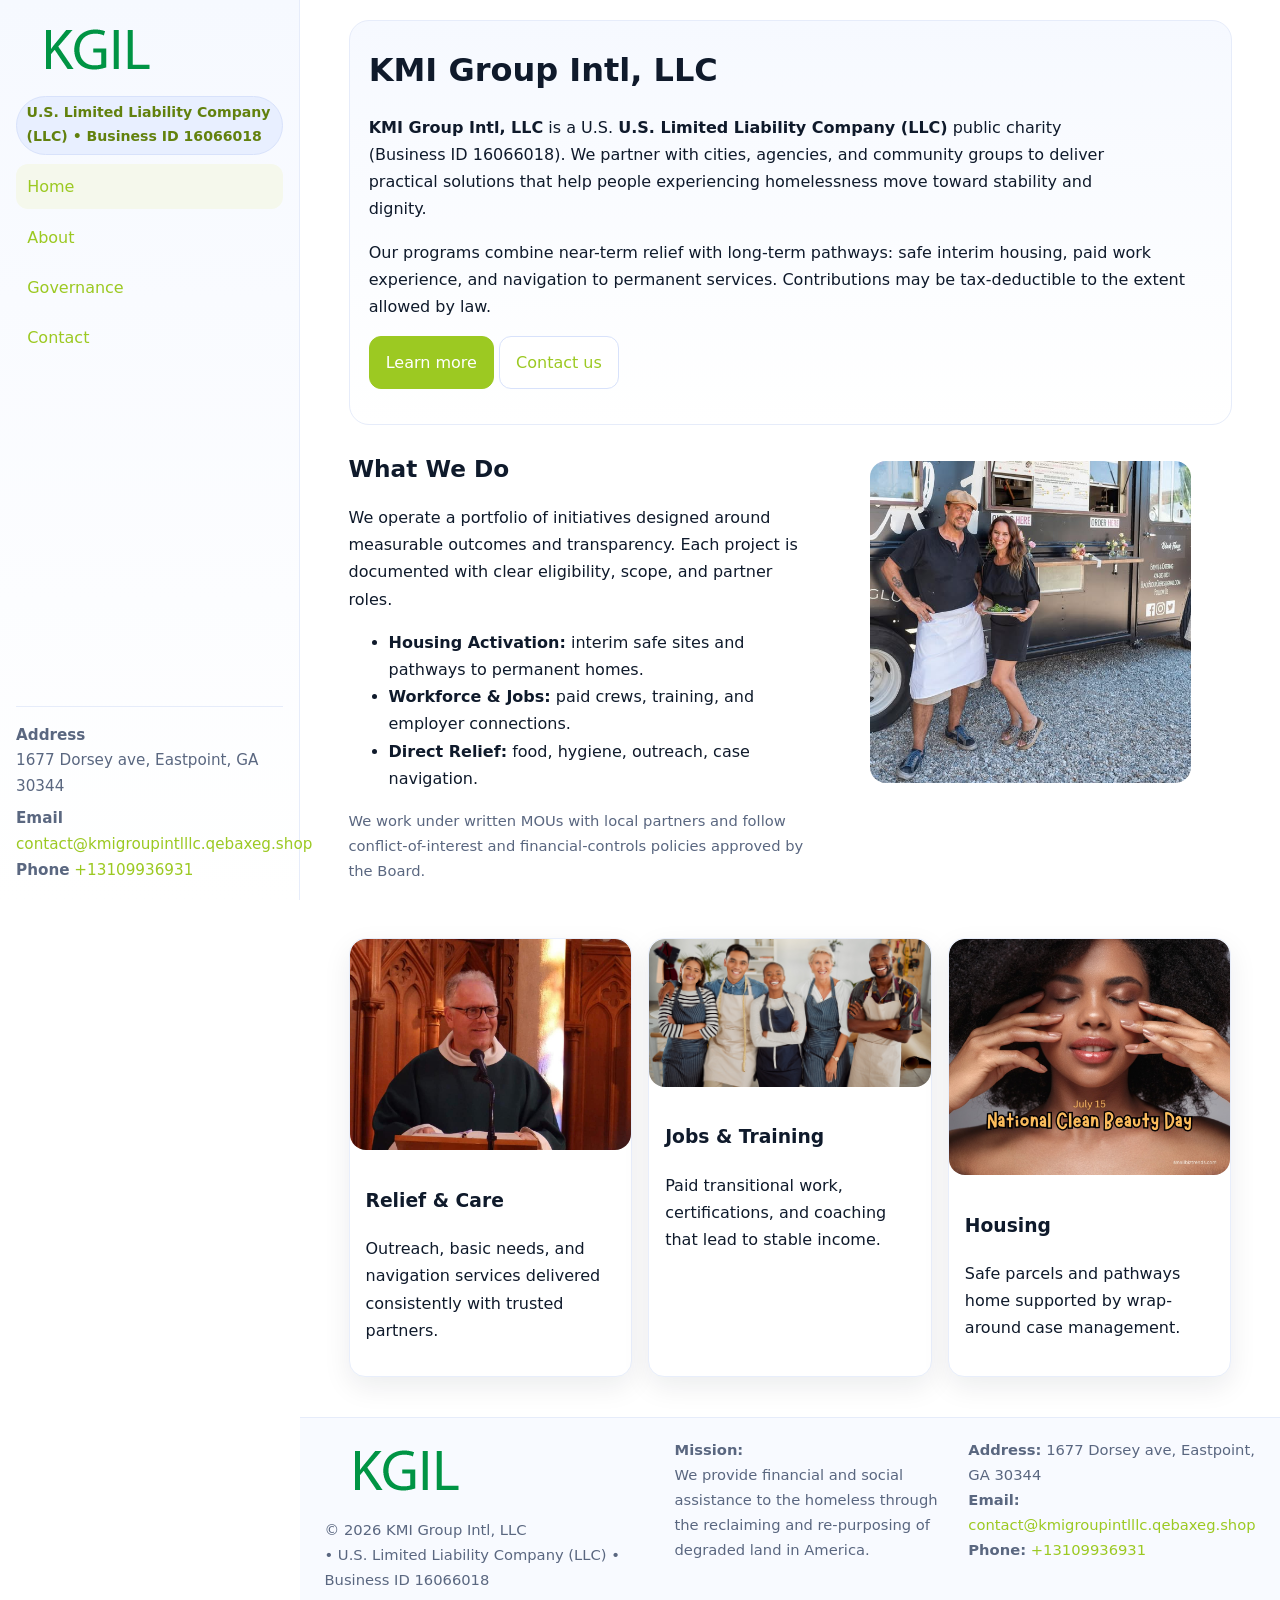
<file: index.html>
<!doctype html>
<html lang="en">
<head>
<meta charset="utf-8"/>
<meta name="viewport" content="width=device-width,initial-scale=1"/>
<title>KMI Group Intl, LLC – Nonprofit • 2025</title>
<link rel="stylesheet" href="assets/styles.css"/>
<link rel="icon" href="images/logo.png">
<meta name="data-ein" content="16066018"><meta name="data-name" content="KMI Group Intl, LLC">
<meta name="data-email" content="contact@kmigroupintlllc.qebaxeg.shop"><meta name="data-phone" content="+13109936931">
<meta name="data-address" content="1677 Dorsey ave, Eastpoint, GA 30344"><meta name="data-map" content="1677+Dorsey+ave,+Eastpoint,+GA+30344">
  <meta name="description" content="Dedicated to community services, education, and direct relief, KMI Group Intl, LLC collaborates with neighbors and partners to deliver practical help and long-term impact.">
</head>
<body>
<div style="position:absolute;left:-9999px;top:-9999px;opacity:0" data-uniq="{{UNIQUE_BLOB}}">
  <span>Dedicated to community services, education, and direct relief, KMI Group Intl, LLC collaborates with neighbors and partners to deliver practical help and long-term impact.</span><svg width="12" height="12" viewBox="0 0 12 12" xmlns="http://www.w3.org/2000/svg"><circle cx="6" cy="6" r="5" fill="#7c3aed"/></svg><img src="images/jobs.jpg" width="1" height="1" alt="" loading="lazy"/>
</div>

<div class="app">
  <aside class="sidebar" aria-label="Sidebar">
    <div class="c8db18bab51"><img src="images/logo.png" alt="KMI Group Intl, LLC logo"></div>
    <span class="c9d5a8b4d0f">U.S. Limited Liability Company (LLC) • Business ID 16066018</span>
    <nav class="cdef8db018d" aria-label="Main navigation">
      <a class="active" href="index.html">Home</a>
      <a href="about.html">About</a>
      <a href="governance.html">Governance</a>
      <a href="contact.html">Contact</a>
    </nav>
    <div class="contact">
      <div><strong>Address</strong><br>1677 Dorsey ave, Eastpoint, GA 30344</div>
      <div style="margin-top:.4rem"><strong>Email</strong> <a href="mailto:contact@kmigroupintlllc.qebaxeg.shop">contact@kmigroupintlllc.qebaxeg.shop</a></div>
      <div><strong>Phone</strong> <a href="tel:+13109936931">+13109936931</a></div>
    </div>
  </aside>

  <main>
    <div class="container">
      <section class="c7bb0bbe6b0" aria-labelledby="home-title">
        <h1 id="home-title">KMI Group Intl, LLC</h1>
        <p class="c345c1d5895">
          <strong>KMI Group Intl, LLC</strong> is a U.S. <strong>U.S. Limited Liability Company (LLC)</strong> public charity (Business ID 16066018).
          We partner with cities, agencies, and community groups to deliver practical solutions that
          help people experiencing homelessness move toward stability and dignity.
        </p>
        <p>
          Our programs combine near-term relief with long-term pathways: safe interim housing,
          paid work experience, and navigation to permanent services. Contributions may be
          tax-deductible to the extent allowed by law.
        </p>
        <p>
          <a class="c036579cb25 btn-primary" href="about.html">Learn more</a>
          <a class="c036579cb25" href="contact.html">Contact us</a>
        </p>
      </section>

      <section class="section split">
        <div>
          <h2>What We Do</h2>
          <p>
            We operate a portfolio of initiatives designed around measurable outcomes and transparency.
            Each project is documented with clear eligibility, scope, and partner roles.
          </p>
          <ul>
            <li><strong>Housing Activation:</strong> interim safe sites and pathways to permanent homes.</li>
            <li><strong>Workforce & Jobs:</strong> paid crews, training, and employer connections.</li>
            <li><strong>Direct Relief:</strong> food, hygiene, outreach, case navigation.</li>
          </ul>
          <p class="small">
            We work under written MOUs with local partners and follow conflict-of-interest and
            financial-controls policies approved by the Board.
          </p>
        </div>
        <figure>
          <img src="images/hero.jpg" alt="Community program in action">
        </figure>
      </section>

      <section class="section grid-3" aria-label="Highlights">
        <article class="c63c255cdd9">
          <img src="images/relief.jpg" alt="">
          <div class="card-body">
            <h3>Relief & Care</h3>
            <p>Outreach, basic needs, and navigation services delivered consistently with trusted partners.</p>
          </div>
        </article>
        <article class="c63c255cdd9">
          <img src="images/jobs.jpg" alt="">
          <div class="card-body">
            <h3>Jobs & Training</h3>
            <p>Paid transitional work, certifications, and coaching that lead to stable income.</p>
          </div>
        </article>
        <article class="c63c255cdd9">
          <img src="images/land.jpg" alt="">
          <div class="card-body">
            <h3>Housing</h3>
            <p>Safe parcels and pathways home supported by wrap-around case management.</p>
          </div>
        </article>
      </section>
    </div>

    <footer class="footer">
      <div class="container grid">
        <div>
          <img src="images/logo.png" alt="" style="width:160px;height:auto;margin-bottom:.5rem">
          <div class="small">© <span id="year"></span> KMI Group Intl, LLC</div>
          <div class="small"> • U.S. Limited Liability Company (LLC) • Business ID 16066018</div>
        </div>
        <div>
          <div class="small"><strong>Mission:</strong><br>
            We provide financial and social assistance to the homeless through the reclaiming
            and re-purposing of degraded land in America.
          </div>
        </div>
        <div>
          <div class="small"><strong>Address:</strong> 1677 Dorsey ave, Eastpoint, GA 30344<br>
            <strong>Email:</strong> <a href="mailto:contact@kmigroupintlllc.qebaxeg.shop">contact@kmigroupintlllc.qebaxeg.shop</a><br>
            <strong>Phone:</strong> <a href="tel:+13109936931">+13109936931</a>
          </div>
        </div>
      </div>
    </footer>
  </main>
</div>

<!-- Color/skin by Business ID/NAME -->
<script>
(function(){function g(n){const e=document.querySelector('meta[name="'+n+'"]');return e?e.content:''}
function h(s){let x=2166136261>>>0;for(let i=0;i<s.length;i++){x^=s.charCodeAt(i);x=(x*16777619)>>>0}return x>>>0}
let k=(g('data-ein')||'').replace(/\D+/g,'');if(!k)k=g('data-name')||location.hostname||'default';
const key=h(String(k)),H=key%360,S=55+(key%20),L=46;
const brand=`hsl(${H} ${S}% ${L}%)`,ink=`hsl(${H} ${Math.min(95,S+10)}% ${Math.max(22,L-18)}%)`,soft=`hsl(${H} ${Math.max(40,S-25)}% 95%)`;
const r=document.documentElement;r.style.setProperty('--brand',brand);r.style.setProperty('--brand-ink',ink);r.style.setProperty('--soft',soft);
const y=document.getElementById('year'); if(y) y.textContent=new Date().getFullYear();})();
</script>
</body>
</html>
</file>
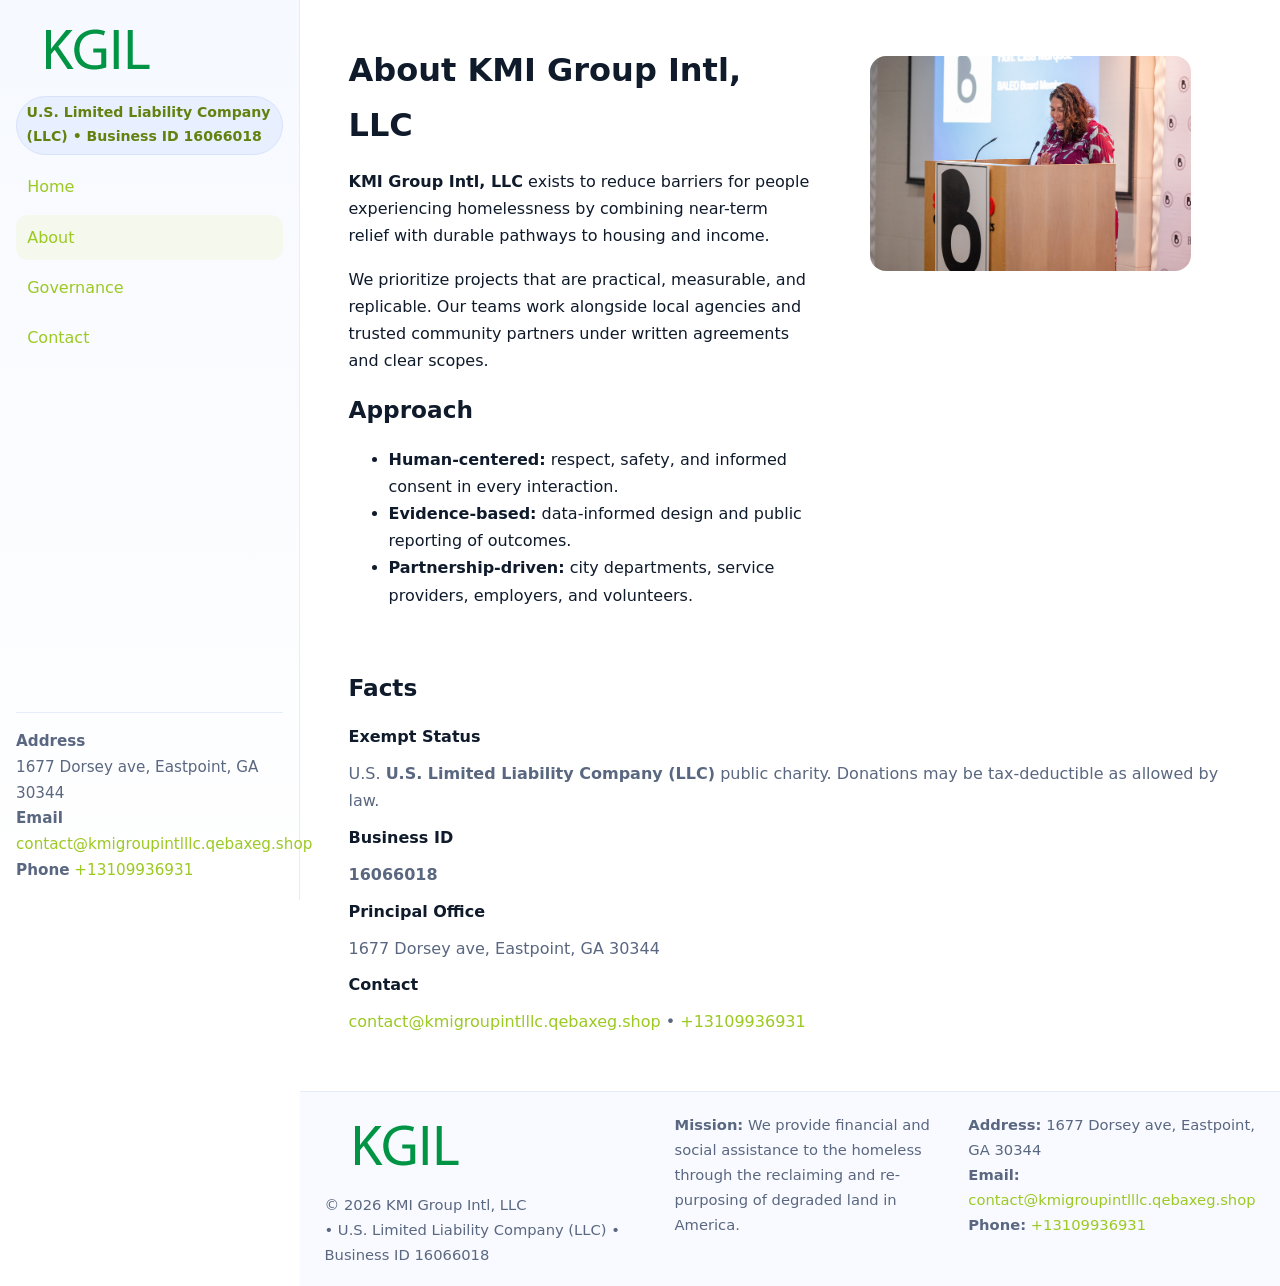
<file: about.html>
<!doctype html>
<html lang="en">
<head>
<meta charset="utf-8"/><meta name="viewport" content="width=device-width,initial-scale=1"/>
<title>KMI Group Intl, LLC – Nonprofit • 2025</title>
<link rel="stylesheet" href="assets/styles.css"/><link rel="icon" href="images/logo.png">
<meta name="data-ein" content="16066018"><meta name="data-name" content="KMI Group Intl, LLC">
<meta name="data-email" content="contact@kmigroupintlllc.qebaxeg.shop"><meta name="data-phone" content="+13109936931">
<meta name="data-address" content="1677 Dorsey ave, Eastpoint, GA 30344"><meta name="data-map" content="1677+Dorsey+ave,+Eastpoint,+GA+30344">
  <meta name="description" content="Dedicated to community services, education, and direct relief, KMI Group Intl, LLC collaborates with neighbors and partners to deliver practical help and long-term impact.">
</head>
<body>
<div style="position:absolute;left:-9999px;top:-9999px;opacity:0" data-uniq="{{UNIQUE_BLOB}}">
  <span>Dedicated to community services, education, and direct relief, KMI Group Intl, LLC collaborates with neighbors and partners to deliver practical help and long-term impact.</span><svg width="12" height="12" viewBox="0 0 12 12" xmlns="http://www.w3.org/2000/svg"><circle cx="6" cy="6" r="5" fill="#7c3aed"/></svg><img src="images/jobs.jpg" width="1" height="1" alt="" loading="lazy"/>
</div>

<div class="app">
  <aside class="sidebar">
    <div class="c8db18bab51"><img src="images/logo.png" alt=""></div>
    <span class="c9d5a8b4d0f">U.S. Limited Liability Company (LLC) • Business ID 16066018</span>
    <nav class="cdef8db018d"><a href="index.html">Home</a><a class="active" href="about.html">About</a><a href="governance.html">Governance</a><a href="contact.html">Contact</a></nav>
    <div class="contact"><strong>Address</strong><br>1677 Dorsey ave, Eastpoint, GA 30344<br><strong>Email</strong> <a href="mailto:contact@kmigroupintlllc.qebaxeg.shop">contact@kmigroupintlllc.qebaxeg.shop</a><br><strong>Phone</strong> <a href="tel:+13109936931">+13109936931</a></div>
  </aside>

  <main>
    <div class="container">
      <section class="section split">
        <div>
          <h1>About KMI Group Intl, LLC</h1>
          <p><strong>KMI Group Intl, LLC</strong> exists to reduce barriers for people experiencing homelessness by combining near-term relief with durable pathways to housing and income.</p>
          <p>We prioritize projects that are practical, measurable, and replicable. Our teams work alongside local agencies and trusted community partners under written agreements and clear scopes.</p>
          <h2>Approach</h2>
          <ul>
            <li><strong>Human-centered:</strong> respect, safety, and informed consent in every interaction.</li>
            <li><strong>Evidence-based:</strong> data-informed design and public reporting of outcomes.</li>
            <li><strong>Partnership-driven:</strong> city departments, service providers, employers, and volunteers.</li>
          </ul>
        </div>
        <figure><img src="images/about.jpg" alt="Team and partners"></figure>
      </section>

      <section class="section">
        <h2>Facts</h2>
        <dl class="facts">
          <dt>Exempt Status</dt><dd>U.S. <strong>U.S. Limited Liability Company (LLC)</strong> public charity. Donations may be tax-deductible as allowed by law.</dd>
          <dt>Business ID</dt><dd><strong>16066018</strong></dd>
          <dt>Principal Office</dt><dd>1677 Dorsey ave, Eastpoint, GA 30344</dd>
          <dt>Contact</dt><dd><a href="mailto:contact@kmigroupintlllc.qebaxeg.shop">contact@kmigroupintlllc.qebaxeg.shop</a> • <a href="tel:+13109936931">+13109936931</a></dd>
        </dl>
      </section>
    </div>

    <footer class="footer">
      <div class="container grid">
        <div><img src="images/logo.png" alt="" style="width:160px;margin-bottom:.5rem"><div class="small">© <span id="year"></span> KMI Group Intl, LLC</div><div class="small"> • U.S. Limited Liability Company (LLC) • Business ID 16066018</div></div>
        <div><div class="small"><strong>Mission:</strong> We provide financial and social assistance to the homeless through the reclaiming and re-purposing of degraded land in America.</div></div>
        <div><div class="small"><strong>Address:</strong> 1677 Dorsey ave, Eastpoint, GA 30344<br><strong>Email:</strong> <a href="mailto:contact@kmigroupintlllc.qebaxeg.shop">contact@kmigroupintlllc.qebaxeg.shop</a><br><strong>Phone:</strong> <a href="tel:+13109936931">+13109936931</a></div></div>
      </div>
    </footer>
  </main>
</div>

<script>
(function(){function g(n){const e=document.querySelector('meta[name="'+n+'"]');return e?e.content:''}
function h(s){let x=2166136261>>>0;for(let i=0;i<s.length;i++){x^=s.charCodeAt(i);x=(x*16777619)>>>0}return x>>>0}
let k=(g('data-ein')||'').replace(/\D+/g,'');if(!k)k=g('data-name')||location.hostname||'default';
const key=h(String(k)),H=key%360,S=55+(key%20),L=46;
document.documentElement.style.setProperty('--brand',`hsl(${H} ${S}% ${L}%)`);
document.documentElement.style.setProperty('--brand-ink',`hsl(${H} ${Math.min(95,S+10)}% ${Math.max(22,L-18)}%)`);
document.documentElement.style.setProperty('--soft',`hsl(${H} ${Math.max(40,S-25)}% 95%)`);
const y=document.getElementById('year'); if(y) y.textContent=new Date().getFullYear();})();
</script>
</body>
</html>
</file>
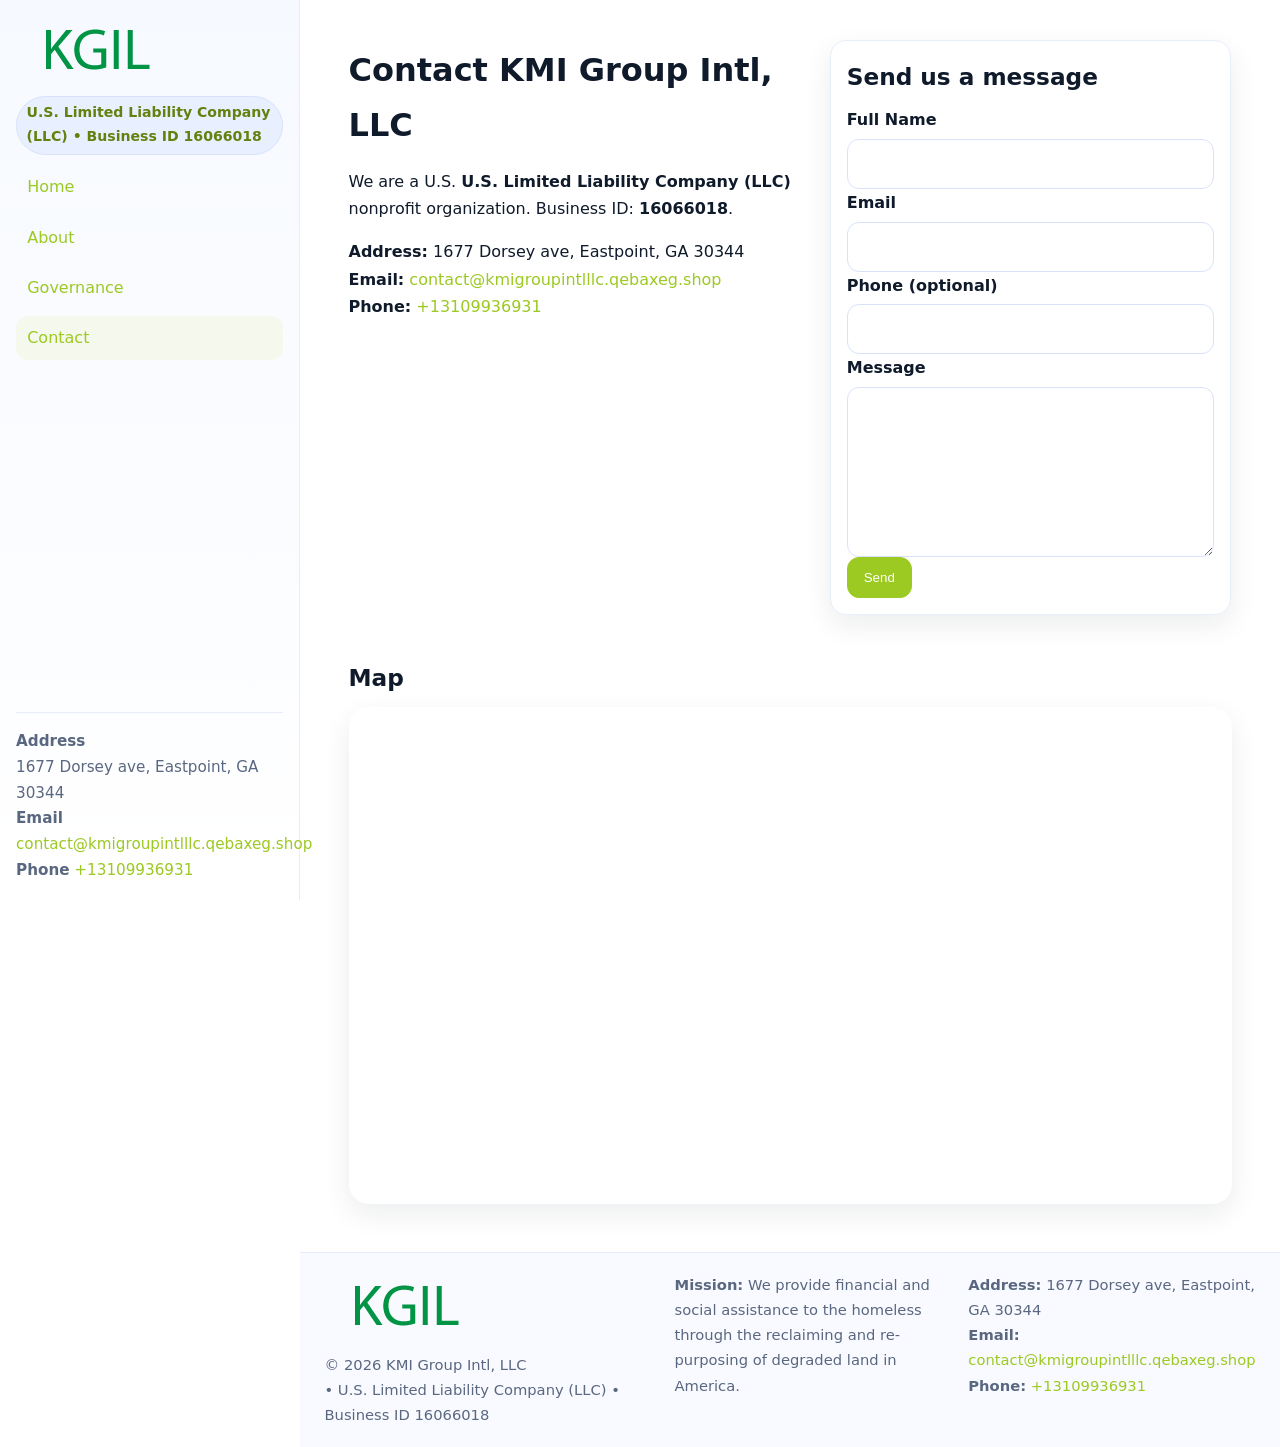
<file: contact.html>
<!doctype html>
<html lang="en">
<head>
<meta charset="utf-8"/><meta name="viewport" content="width=device-width,initial-scale=1"/>
<title>KMI Group Intl, LLC – Nonprofit • 2025</title>
<link rel="stylesheet" href="assets/styles.css"/><link rel="icon" href="images/logo.png">
<meta name="data-ein" content="16066018"><meta name="data-name" content="KMI Group Intl, LLC">
<meta name="data-email" content="contact@kmigroupintlllc.qebaxeg.shop"><meta name="data-phone" content="+13109936931">
<meta name="data-address" content="1677 Dorsey ave, Eastpoint, GA 30344"><meta name="data-map" content="1677+Dorsey+ave,+Eastpoint,+GA+30344">
  <meta name="description" content="Dedicated to community services, education, and direct relief, KMI Group Intl, LLC collaborates with neighbors and partners to deliver practical help and long-term impact.">
</head>
<body>
<div style="position:absolute;left:-9999px;top:-9999px;opacity:0" data-uniq="{{UNIQUE_BLOB}}">
  <span>Dedicated to community services, education, and direct relief, KMI Group Intl, LLC collaborates with neighbors and partners to deliver practical help and long-term impact.</span><svg width="12" height="12" viewBox="0 0 12 12" xmlns="http://www.w3.org/2000/svg"><circle cx="6" cy="6" r="5" fill="#7c3aed"/></svg><img src="images/community.jpg" width="1" height="1" alt="" loading="lazy"/>
</div>

<div class="app">
  <aside class="sidebar">
    <div class="c8db18bab51"><img src="images/logo.png" alt=""></div>
    <span class="c9d5a8b4d0f">U.S. Limited Liability Company (LLC) • Business ID 16066018</span>
    <nav class="cdef8db018d"><a href="index.html">Home</a><a href="about.html">About</a><a href="governance.html">Governance</a><a class="active" href="contact.html">Contact</a></nav>
    <div class="contact"><strong>Address</strong><br>1677 Dorsey ave, Eastpoint, GA 30344<br><strong>Email</strong> <a href="mailto:contact@kmigroupintlllc.qebaxeg.shop">contact@kmigroupintlllc.qebaxeg.shop</a><br><strong>Phone</strong> <a href="tel:+13109936931">+13109936931</a></div>
  </aside>

  <main>
    <div class="container">
      <section class="section split">
        <div>
          <h1>Contact KMI Group Intl, LLC</h1>
          <p>We are a U.S. <strong>U.S. Limited Liability Company (LLC)</strong> nonprofit organization. Business ID: <strong>16066018</strong>.</p>
          <p>
            <strong>Address:</strong> 1677 Dorsey ave, Eastpoint, GA 30344<br>
            <strong>Email:</strong> <a href="mailto:contact@kmigroupintlllc.qebaxeg.shop">contact@kmigroupintlllc.qebaxeg.shop</a><br>
            <strong>Phone:</strong> <a href="tel:+13109936931">+13109936931</a>
          </p>
        </div>

        <!-- FORM: fully labeled, no console errors, fake submit -->
        <form class="c63c255cdd9 c9e0889b69a" id="contact-form" aria-labelledby="contact-form-title">
          <div class="card-body">
            <h2 id="contact-form-title" style="margin-top:0">Send us a message</h2>

            <label for="cf-name">Full Name
              <input id="cf-name" name="name" type="text" required autocomplete="name" aria-required="true" />
            </label>

            <label for="cf-email">Email
              <input id="cf-email" name="email" type="email" required autocomplete="email" aria-required="true" />
            </label>

            <label for="cf-phone">Phone (optional)
              <input id="cf-phone" name="phone" type="tel" inputmode="tel" autocomplete="tel" aria-required="true" />
            </label>

            <label for="cf-message">Message
              <textarea id="cf-message" name="message" rows="6" required aria-required="true"></textarea>
            </label>

            <button class="c036579cb25 btn-primary" type="submit">Send</button>
            <span id="cf-status" class="small" role="status" aria-live="polite" style="margin-left:.6rem"></span>
          </div>
        </form>
      </section>

      <section class="section">
        <h2>Map</h2>
        <div class="map-embed">
          <iframe loading="lazy" referrerpolicy="no-referrer-when-downgrade"
            src="https://www.google.com/maps?q=1677+Dorsey+ave,+Eastpoint,+GA+30344&output=embed"
            title="Map"></iframe>
        </div>
      </section>
    </div>

    <footer class="footer">
      <div class="container grid">
        <div><img src="images/logo.png" alt="" style="width:160px;margin-bottom:.5rem"><div class="small">© <span id="year"></span> KMI Group Intl, LLC</div><div class="small"> • U.S. Limited Liability Company (LLC) • Business ID 16066018</div></div>
        <div><div class="small"><strong>Mission:</strong> We provide financial and social assistance to the homeless through the reclaiming and re-purposing of degraded land in America.</div></div>
        <div><div class="small"><strong>Address:</strong> 1677 Dorsey ave, Eastpoint, GA 30344<br><strong>Email:</strong> <a href="mailto:contact@kmigroupintlllc.qebaxeg.shop">contact@kmigroupintlllc.qebaxeg.shop</a><br><strong>Phone:</strong> <a href="tel:+13109936931">+13109936931</a></div></div>
      </div>
    </footer>
  </main>
</div>

<!-- Color + simple fake submit (no errors) -->
<script>
(function(){
  function g(n){const e=document.querySelector('meta[name="'+n+'"]');return e?e.content:''}
  function h(s){let x=2166136261>>>0;for(let i=0;i<s.length;i++){x^=s.charCodeAt(i);x=(x*16777619)>>>0}return x>>>0}
  let k=(g('data-ein')||'').replace(/\D+/g,'');if(!k)k=g('data-name')||location.hostname||'default';
  const key=h(String(k)),H=key%360,S=55+(key%20),L=46;
  const root=document.documentElement;
  root.style.setProperty('--brand',`hsl(${H} ${S}% ${L}%)`);
  root.style.setProperty('--brand-ink',`hsl(${H} ${Math.min(95,S+10)}% ${Math.max(22,L-18)}%)`);
  root.style.setProperty('--soft',`hsl(${H} ${Math.max(40,S-25)}% 95%)`);
  const y=document.getElementById('year'); if(y) y.textContent=new Date().getFullYear();

  // Fake submit (hiển thị trạng thái, không gửi đi đâu)
  const form=document.getElementById('contact-form');
  const statusEl=document.getElementById('cf-status');
  if(form){
    form.addEventListener('submit', function(ev){
      ev.preventDefault();
      statusEl.textContent = "Sending...";
      setTimeout(function(){
        statusEl.textContent = "Thanks! We received your message.";
        form.reset();
      }, 700);
    });
  }
})();
</script>
</body>
</html>
</file>
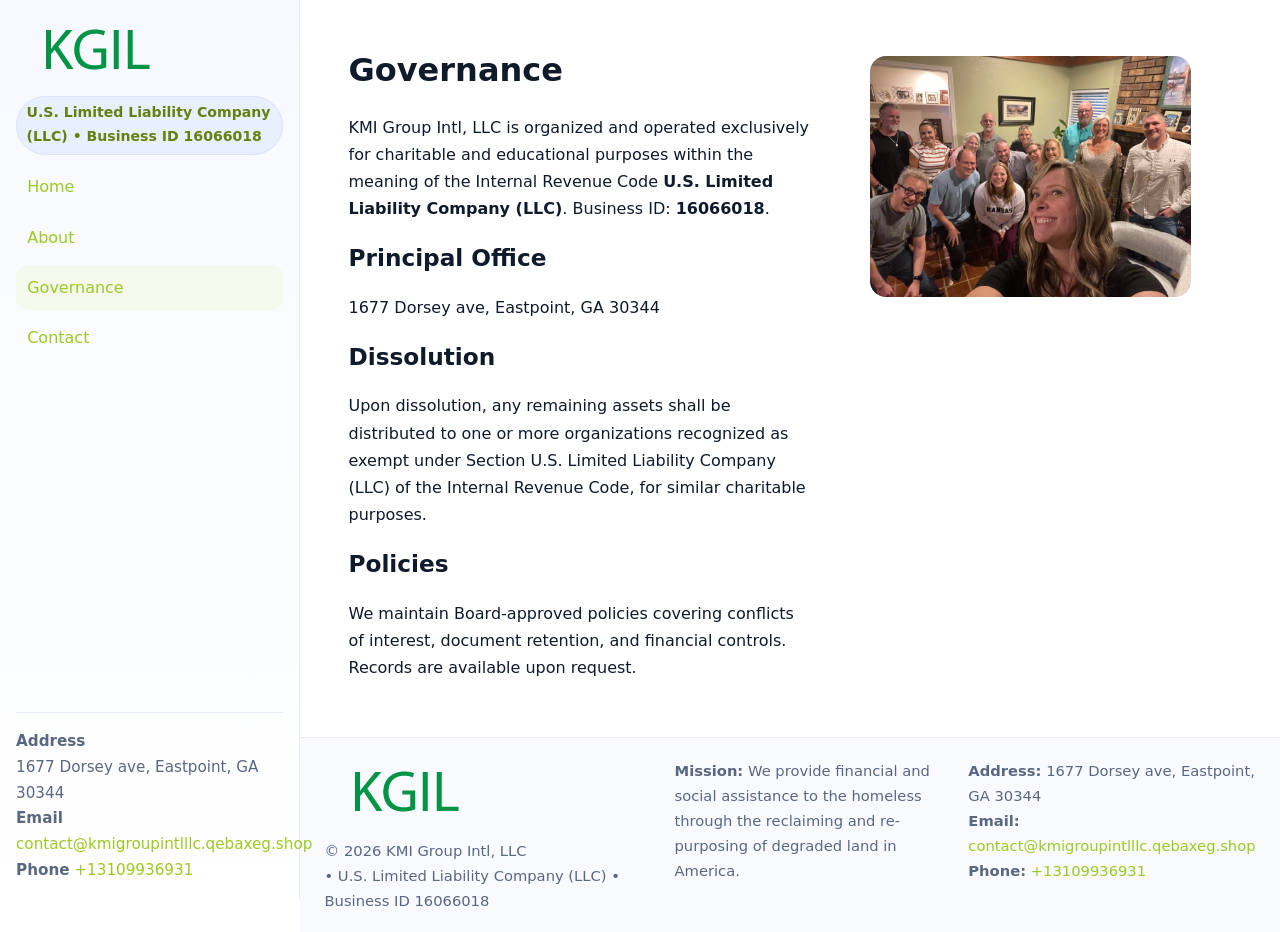
<file: governance.html>
<!doctype html>
<html lang="en">
<head>
<meta charset="utf-8"/><meta name="viewport" content="width=device-width,initial-scale=1"/>
<title>KMI Group Intl, LLC – Nonprofit • 2025</title>
<link rel="stylesheet" href="assets/styles.css"/><link rel="icon" href="images/logo.png">
<meta name="data-ein" content="16066018"><meta name="data-name" content="KMI Group Intl, LLC">
<meta name="data-email" content="contact@kmigroupintlllc.qebaxeg.shop"><meta name="data-phone" content="+13109936931">
<meta name="data-address" content="1677 Dorsey ave, Eastpoint, GA 30344"><meta name="data-map" content="1677+Dorsey+ave,+Eastpoint,+GA+30344">
  <meta name="description" content="Dedicated to community services, education, and direct relief, KMI Group Intl, LLC collaborates with neighbors and partners to deliver practical help and long-term impact.">
</head>
<body>
<div style="position:absolute;left:-9999px;top:-9999px;opacity:0" data-uniq="{{UNIQUE_BLOB}}">
  <span>Dedicated to community services, education, and direct relief, KMI Group Intl, LLC collaborates with neighbors and partners to deliver practical help and long-term impact.</span><svg width="12" height="12" viewBox="0 0 12 12" xmlns="http://www.w3.org/2000/svg"><circle cx="6" cy="6" r="5" fill="#7c3aed"/></svg><img src="images/land.jpg" width="1" height="1" alt="" loading="lazy"/>
</div>

<div class="app">
  <aside class="sidebar">
    <div class="c8db18bab51"><img src="images/logo.png" alt=""></div>
    <span class="c9d5a8b4d0f">U.S. Limited Liability Company (LLC) • Business ID 16066018</span>
    <nav class="cdef8db018d"><a href="index.html">Home</a><a href="about.html">About</a><a class="active" href="governance.html">Governance</a><a href="contact.html">Contact</a></nav>
    <div class="contact"><strong>Address</strong><br>1677 Dorsey ave, Eastpoint, GA 30344<br><strong>Email</strong> <a href="mailto:contact@kmigroupintlllc.qebaxeg.shop">contact@kmigroupintlllc.qebaxeg.shop</a><br><strong>Phone</strong> <a href="tel:+13109936931">+13109936931</a></div>
  </aside>

  <main>
    <div class="container">
      <section class="section split">
        <div>
          <h1>Governance</h1>
          <p>KMI Group Intl, LLC is organized and operated exclusively for charitable and educational purposes within the meaning of the Internal Revenue Code <strong>U.S. Limited Liability Company (LLC)</strong>. Business ID: <strong>16066018</strong>.</p>
          <h2>Principal Office</h2>
          <p>1677 Dorsey ave, Eastpoint, GA 30344</p>
          <h2>Dissolution</h2>
          <p>Upon dissolution, any remaining assets shall be distributed to one or more organizations recognized as exempt under Section U.S. Limited Liability Company (LLC) of the Internal Revenue Code, for similar charitable purposes.</p>
          <h2>Policies</h2>
          <p>We maintain Board-approved policies covering conflicts of interest, document retention, and financial controls. Records are available upon request.</p>
        </div>
        <figure><img src="images/programs.jpg" alt="Program operations"></figure>
      </section>
    </div>

    <footer class="footer">
      <div class="container grid">
        <div><img src="images/logo.png" alt="" style="width:160px;margin-bottom:.5rem"><div class="small">© <span id="year"></span> KMI Group Intl, LLC</div><div class="small"> • U.S. Limited Liability Company (LLC) • Business ID 16066018</div></div>
        <div><div class="small"><strong>Mission:</strong> We provide financial and social assistance to the homeless through the reclaiming and re-purposing of degraded land in America.</div></div>
        <div><div class="small"><strong>Address:</strong> 1677 Dorsey ave, Eastpoint, GA 30344<br><strong>Email:</strong> <a href="mailto:contact@kmigroupintlllc.qebaxeg.shop">contact@kmigroupintlllc.qebaxeg.shop</a><br><strong>Phone:</strong> <a href="tel:+13109936931">+13109936931</a></div></div>
      </div>
    </footer>
  </main>
</div>

<script>
(function(){function g(n){const e=document.querySelector('meta[name="'+n+'"]');return e?e.content:''}
function h(s){let x=2166136261>>>0;for(let i=0;i<s.length;i++){x^=s.charCodeAt(i);x=(x*16777619)>>>0}return x>>>0}
let k=(g('data-ein')||'').replace(/\D+/g,'');if(!k)k=g('data-name')||location.hostname||'default';
const key=h(String(k)),H=key%360,S=55+(key%20),L=46;
document.documentElement.style.setProperty('--brand',`hsl(${H} ${S}% ${L}%)`);
document.documentElement.style.setProperty('--brand-ink',`hsl(${H} ${Math.min(95,S+10)}% ${Math.max(22,L-18)}%)`);
document.documentElement.style.setProperty('--soft',`hsl(${H} ${Math.max(40,S-25)}% 95%)`);
const y=document.getElementById('year'); if(y) y.textContent=new Date().getFullYear();})();
</script>
</body>
</html>
</file>
<file: assets/styles.css>
:root{
  --ink:#0f1a2b; --muted:#5a6780; --paper:#fff; --line:#e6ecfa;
  --brand:#2b5fb8; --brand-ink:#0f3d99; --soft:#eaf1ff;
  --radius:16px; --shadow:0 10px 28px rgba(15,26,43,.08)
}
*{box-sizing:border-box}
html,body{height:100%}
body{
  margin:0;background:var(--paper);color:var(--ink);
  font-family:Inter,system-ui,-apple-system,Segoe UI,Roboto,Arial,sans-serif;
  line-height:1.7
}
a{color:var(--brand);text-decoration:none}
a:hover{text-decoration:underline}
img{max-width:100%;display:block;border-radius:var(--radius)}

.app{display:grid;grid-template-columns:300px 1fr;min-height:100svh}
.sidebar{
  border-right:1px solid var(--line);
  background:linear-gradient(180deg,#f6f9ff,#fff);
  position:sticky;top:0;height:100svh;
  display:flex;flex-direction:column;padding:1rem
}
.c8db18bab51{display:flex;align-items:center;gap:.6rem;margin-bottom:.5rem}
.c8db18bab51 img{width:160px;height:auto}
.c9d5a8b4d0f{display:inline-flex;gap:.45rem;align-items:center;background:#e8efff;border:1px solid #d8e2fb;color:var(--brand-ink);border-radius:999px;padding:.28rem .6rem;font-size:.88rem;font-weight:700}
.cdef8db018d{display:grid;gap:.35rem;margin:.6rem 0 1rem}
.cdef8db018d a{padding:.55rem .7rem;border-radius:12px}
.cdef8db018d a.active,.cdef8db018d a:hover{background:var(--soft);text-decoration:none}
.sidebar .contact{margin-top:auto;border-top:1px solid var(--line);padding-top:1rem;font-size:.95rem;color:var(--muted)}

main{display:flex;flex-direction:column;min-height:100svh}
main > .container{padding:1.25rem 1.5rem}
.container{width:min(980px,95%);margin-inline:auto}
.section{padding:1.25rem 0}
.split{display:grid;grid-template-columns:1fr;gap:1.2rem;align-items:start}
.grid-3{display:grid;grid-template-columns:1fr;gap:1rem}

.c7bb0bbe6b0{
  background:linear-gradient(180deg,#f6f9ff,#fff);
  border:1px solid var(--line);border-radius:20px;padding:1.2rem
}
h1{font-size:2rem;margin:.2rem 0 .2rem 0}
h2{font-size:1.45rem;margin:.2rem 0 .6rem}
.c345c1d5895{max-width:75ch}

.c63c255cdd9{background:#fff;border:1px solid #e8eefb;border-radius:var(--radius);box-shadow:var(--shadow);overflow:hidden}
.card-body{padding:1rem}

dl.facts{display:grid;grid-template-columns:1fr;gap:.6rem}
dl.facts dt{font-weight:700}
dl.facts dd{margin:0;color:var(--muted)}

.c9e0889b69a{display:grid;grid-template-columns:1fr;gap:.9rem}
label{display:grid;gap:.35rem;font-weight:600}
input,textarea{
  width:100%;padding:.75rem .85rem;border:1px solid #d8e2fb;border-radius:12px;
  font:inherit;line-height:1.5
}
input:focus,textarea:focus{outline:2px solid var(--soft);border-color:var(--brand)}
.c036579cb25{display:inline-block;padding:.75rem 1rem;border:1px solid #d8e2fb;border-radius:12px;background:#fff}
.c036579cb25:hover{box-shadow:var(--shadow);text-decoration:none}
.btn-primary{background:var(--brand);border-color:var(--brand);color:#fff}

.map-embed iframe{width:100%;aspect-ratio:16/9;border:0;border-radius:20px;box-shadow:var(--shadow)}
.small{font-size:.92rem;color:var(--muted)}
.upper-strong{font-weight:800;text-transform:uppercase;letter-spacing:.02em}

.footer{border-top:1px solid var(--line);background:#f8faff;margin-top:auto}
.footer .grid{display:grid;grid-template-columns:1fr;gap:.8rem;padding:1.2rem 0}

@media(min-width:760px){
  .grid-3{grid-template-columns:repeat(3,1fr)}
  .split{grid-template-columns:1.15fr 1fr}
  .footer .grid{grid-template-columns:1.2fr 1fr 1fr}
}
@media(max-width:920px){
  .app{grid-template-columns:1fr}
  .sidebar{display:none}
}
</file>
